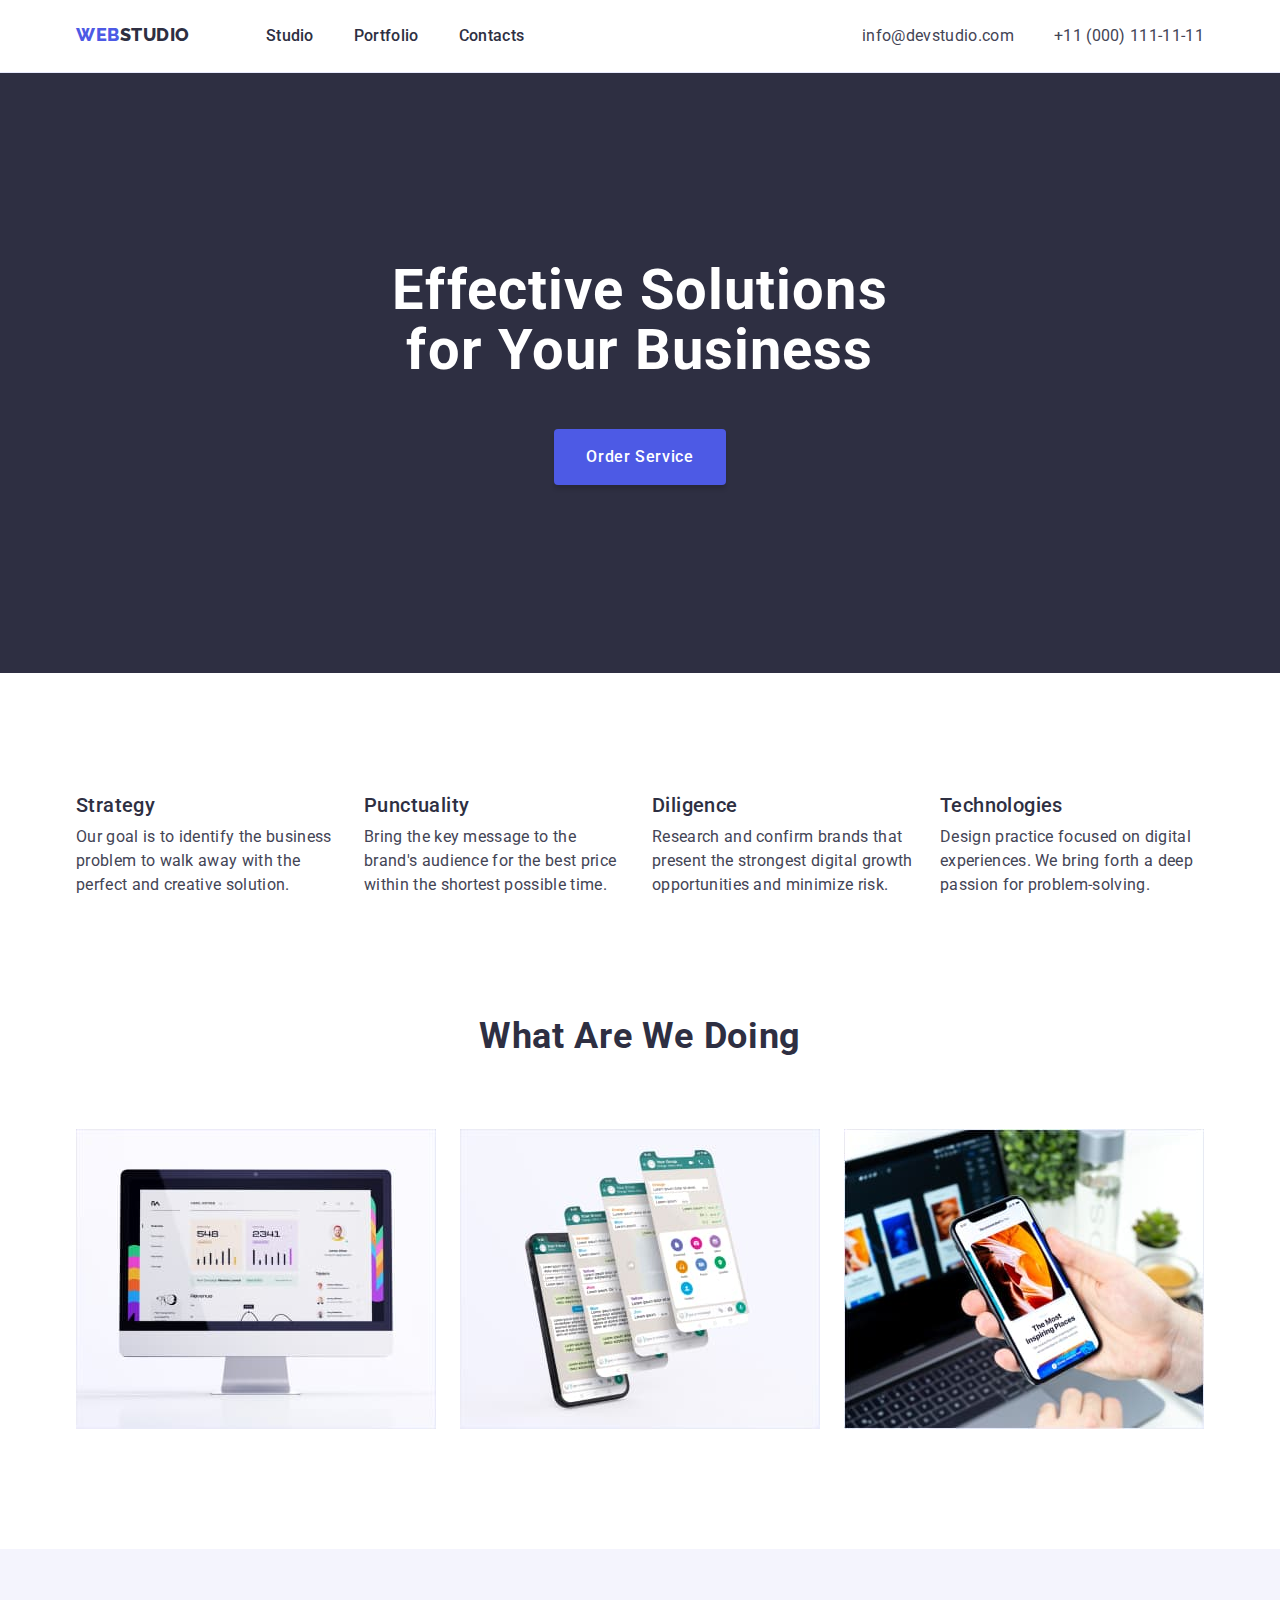
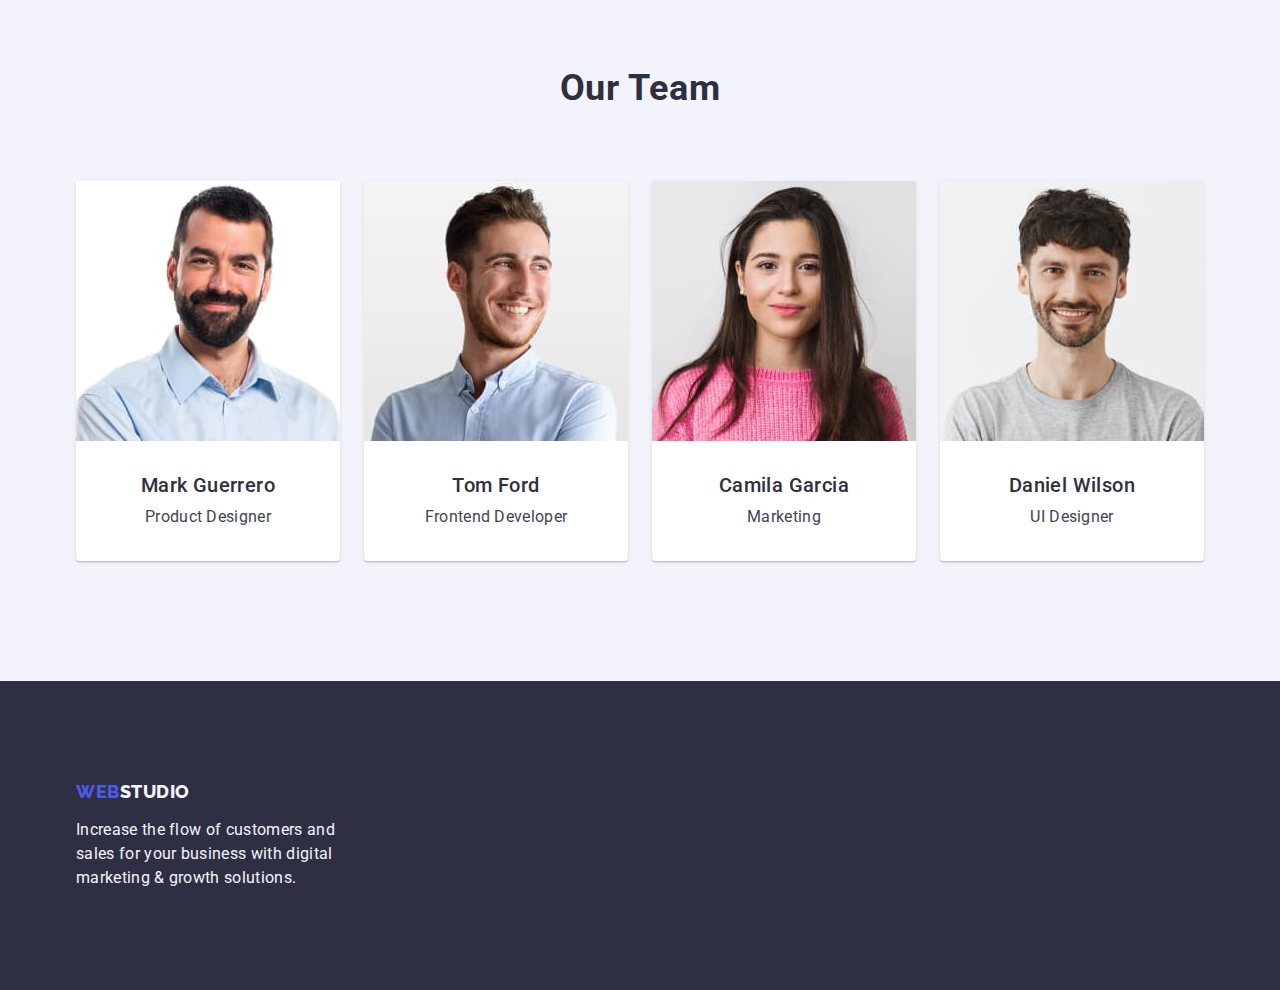
<file: index.html>
<!DOCTYPE html>
<html lang="en">
	<head>
		<meta charset="UTF-8" />
		<meta http-equiv="X-UA-Compatible" content="IE=edge" />
		<meta name="viewport" content="width=device-width, initial-scale=1.0" />
		<title>WEbStudio</title>

		<link rel="preconnect" href="https://fonts.googleapis.com" />
		<link rel="preconnect" href="https://fonts.gstatic.com" crossorigin />
		<link
			href="https://fonts.googleapis.com/css2?family=Raleway:wght@800&family=Roboto:wght@400;500;700&display=swap"
			rel="stylesheet"
		/>
		<link rel="stylesheet" href="https://cdn.jsdelivr.net/npm/modern-normalize@1.1.0/modern-normalize.min.css" />
		<link rel="stylesheet" href="./css/styles.css" />
	</head>
	<body>
		<!-- ===========================Header=========================== -->

		<header class="header-section">
			<div class="header-container">
				<nav class="nav-container">
					<a class="link logo-link" href="./index.html">Web<span class="logo-studio">Studio</span></a>
					<ul class="list nav-menu">
						<li class="nav-menu-item"><a class="link header-link" href="./index.html">Studio</a></li>
						<li class="nav-menu-item"><a class="link header-link" href="./portfolio.html">Portfolio</a></li>
						<li class="nav-menu-item"><a class="link header-link" href="">Contacts</a></li>
					</ul>
				</nav>
				<address class="contacts">
					<ul class="list contacts-items">
						<li class="contacts-item">
							<a class="link header-link" href="mailto:info@devstudio.com">info@devstudio.com </a>
						</li>
						<li class="contacts-item">
							<a class="link header-link" href="tel:+110001111111">+11 (000) 111-11-11</a>
						</li>
					</ul>
				</address>
			</div>
		</header>
		<main>
			<!-- ===========================Hero=========================== -->

			<section class="section hero-section">
				<h1 class="hero-title">Effective Solutions for Your Business</h1>
				<button type="button" class="order-btn">Order Service</button>
			</section>

			<!-- =======================Our Advantages======================= -->

			<section class="section">
				<div class="container">
					<h2 class="visually-hidden">Our advantages</h2>
					<ul class="list features-list">
						<li class="features-item">
							<h3 class="subtitle">Strategy</h3>
							<p class="descr">
								Our goal is to identify the business problem to walk away with the perfect and creative solution.
							</p>
						</li>
						<li class="features-item">
							<h3 class="subtitle">Punctuality</h3>
							<p class="descr">
								Bring the key message to the brand's audience for the best price within the shortest possible time.
							</p>
						</li>
						<li class="features-item">
							<h3 class="subtitle">Diligence</h3>
							<p class="descr">
								Research and confirm brands that present the strongest digital growth opportunities and minimize risk.
							</p>
						</li>
						<li class="features-item">
							<h3 class="subtitle">Technologies</h3>
							<p class="descr">
								Design practice focused on digital experiences. We bring forth a deep passion for problem-solving.
							</p>
						</li>
					</ul>
				</div>
			</section>

			<!-- =======================Our products======================== -->

			<section class="section products-section">
				<div class="container">
					<h2 class="title">What are we doing</h2>
					<ul class="list products-list">
						<li class="products-item">
							<img src="./images/img_1.jpg" alt="computer screen" width="360" height="300" />
						</li>
						<li class="products-item">
							<img src="./images/img_2.jpg" alt="phone screen" width="360" height="300" />
						</li>
						<li class="products-item">
							<img src="./images/img_3.jpg" alt="computer and phone screens" width="360" height="300" />
						</li>
					</ul>
				</div>
			</section>

			<!-- =========================Our Team========================== -->

			<section class="section team-section">
				<div class="container team-container">
					<h2 class="title">Our Team</h2>
					<ul class="list team-list">
						<li class="team-item">
							<img
								src="./images/employees_photos/guerrero_mark.jpg"
								alt="photo of Mark Guerrero"
								width="264"
								height="260"
							/>
							<div class="team-descr">
								<h3 class="subtitle">Mark Guerrero</h3>
								<p class="descr">Product Designer</p>
							</div>
						</li>
						<li class="team-item">
							<img src="./images/employees_photos/ford_tom.jpg" alt="photo of Tom Ford" width="264" height="260" />
							<div class="team-descr">
								<h3 class="subtitle">Tom Ford</h3>
								<p class="descr">Frontend Developer</p>
							</div>
						</li>
						<li class="team-item">
							<img
								src="./images/employees_photos/garcia_camila.jpg"
								alt="photo of Camila Garcia"
								width="264"
								height="260"
							/>
							<div class="team-descr">
								<h3 class="subtitle">Camila Garcia</h3>
								<p class="descr">Marketing</p>
							</div>
						</li>
						<li class="team-item">
							<img
								src="./images/employees_photos/wilson_daniel.jpg"
								alt="photo of Daniel Wilson"
								width="264"
								height="260"
							/>
							<div class="team-descr">
								<h3 class="subtitle">Daniel Wilson</h3>
								<p class="descr">UI Designer</p>
							</div>
						</li>
					</ul>
				</div>
			</section>
		</main>

		<!-- =========================Footer========================== -->

		<footer class="footer-section">
			<div class="container">
				<a class="link logo-link" href="./index.html">WEB<span class="logo-studio">Studio</span></a>
				<p class="descr">
					Increase the flow of customers and sales for your business with digital marketing & growth solutions.
				</p>
			</div>
		</footer>
	</body>
</html>
</file>
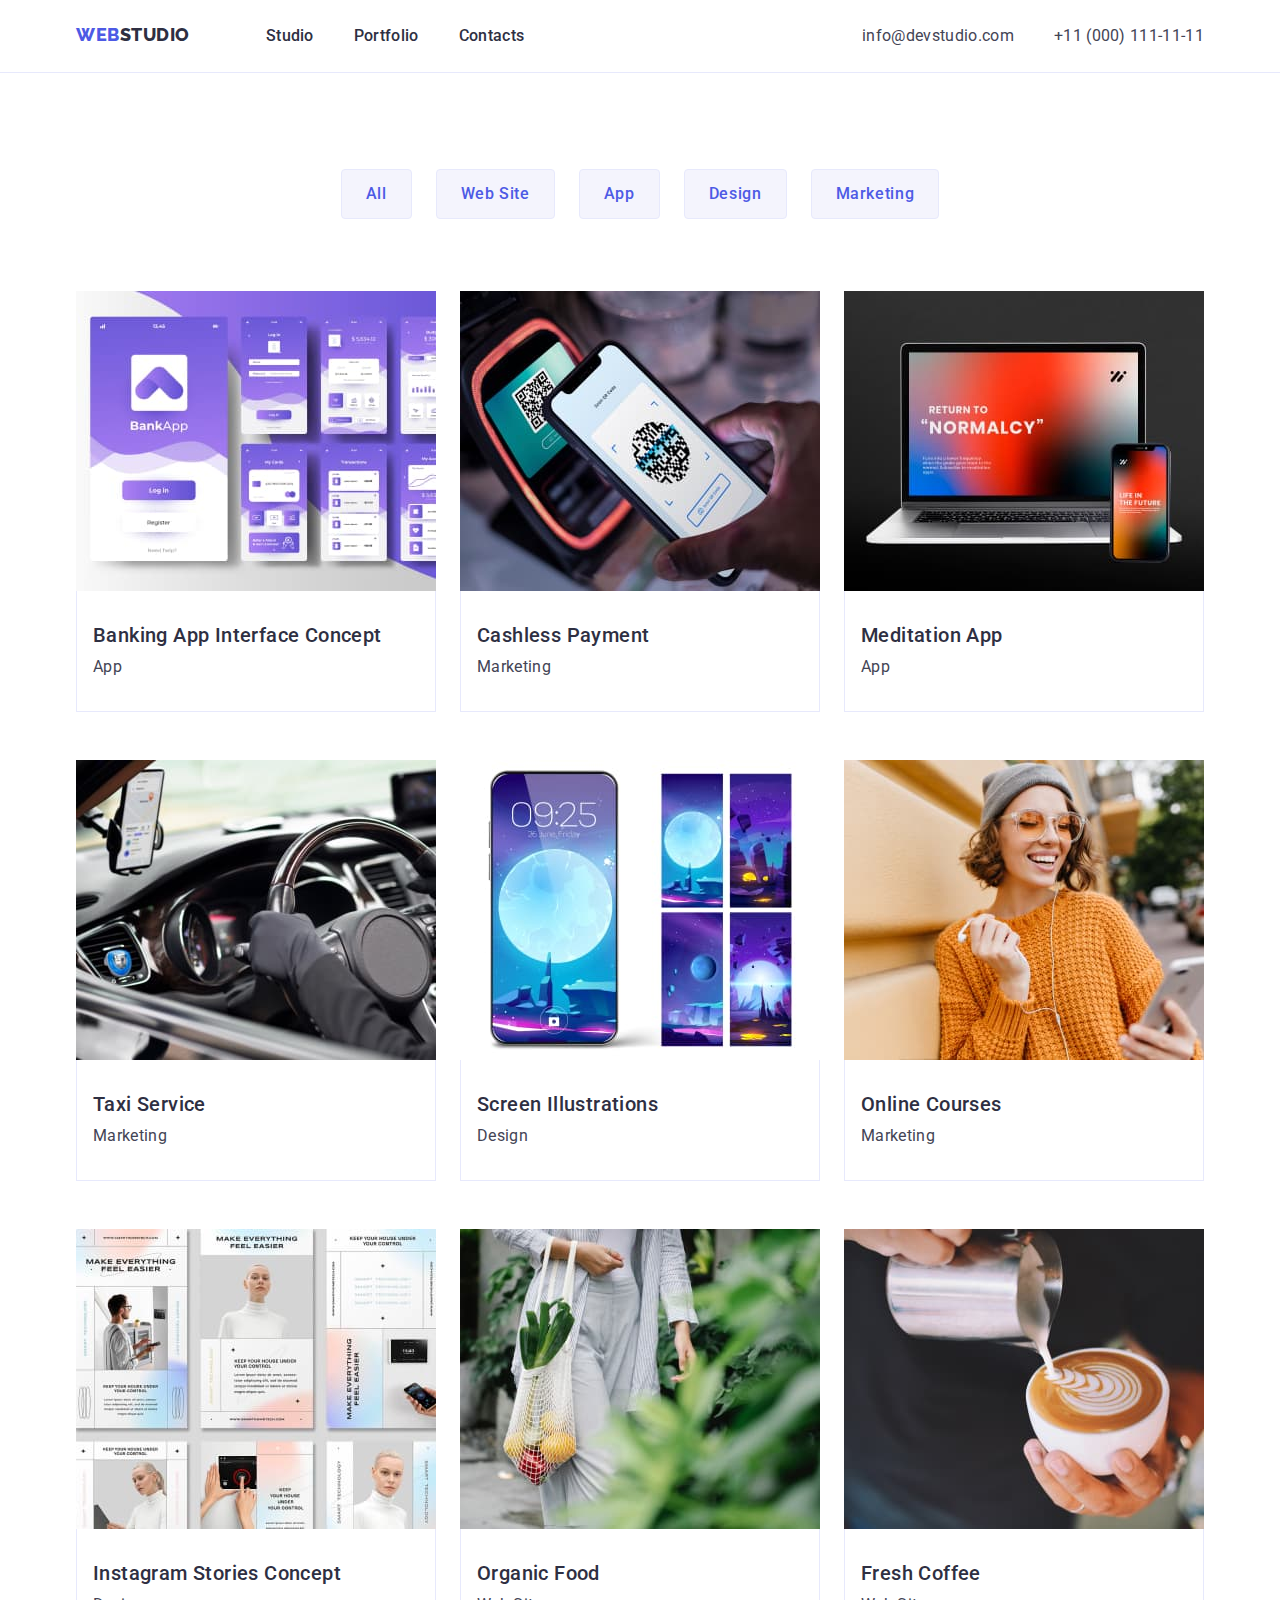
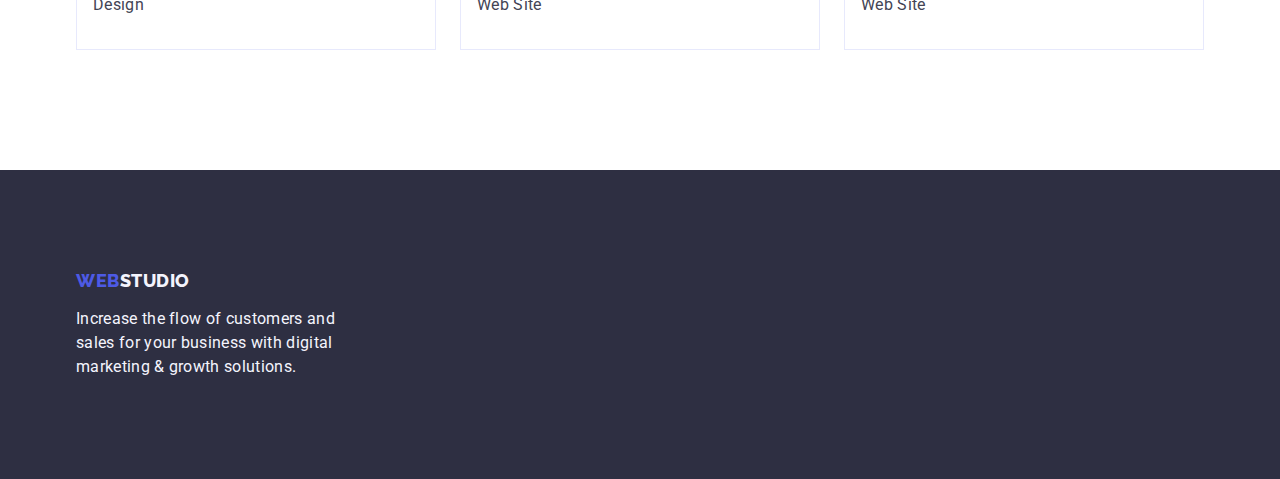
<file: portfolio.html>
<!DOCTYPE html>
<html lang="en">
	<head>
		<meta charset="UTF-8" />
		<meta http-equiv="X-UA-Compatible" content="IE=edge" />
		<meta name="viewport" content="width=device-width, initial-scale=1.0" />
		<title>WEbStudio</title>

		<link rel="preconnect" href="https://fonts.googleapis.com" />
		<link rel="preconnect" href="https://fonts.gstatic.com" crossorigin />
		<link
			href="https://fonts.googleapis.com/css2?family=Raleway:wght@800&family=Roboto:wght@400;500;700&display=swap"
			rel="stylesheet"
		/>
		<link rel="stylesheet" href="https://cdn.jsdelivr.net/npm/modern-normalize@1.1.0/modern-normalize.min.css" />
		<link rel="stylesheet" href="./css/styles.css" />
	</head>
	<body>
		<!-- ===========================Header=========================== -->

		<header class="header-section">
			<div class="header-container">
				<nav class="nav-container">
					<a class="link logo-link" href="./index.html">Web<span class="logo-studio">Studio</span></a>
					<ul class="list nav-menu">
						<li class="nav-menu-item"><a class="link header-link" href="./index.html">Studio</a></li>
						<li class="nav-menu-item"><a class="link header-link" href="./portfolio.html">Portfolio</a></li>
						<li class="nav-menu-item"><a class="link header-link" href="">Contacts</a></li>
					</ul>
				</nav>
				<address class="contacts">
					<ul class="list contacts-items">
						<li class="contacts-item">
							<a class="link header-link" href="mailto:info@devstudio.com">info@devstudio.com </a>
						</li>
						<li class="contacts-item">
							<a class="link header-link" href="tel:+110001111111">+11 (000) 111-11-11</a>
						</li>
					</ul>
				</address>
			</div>
		</header>

		<!-- =========================Main========================== -->

		<main>
			<section class="section portfolio-section">
				<div class="container portfolio-container">
					<h1 class="visually-hidden">Portfolio</h1>
					<ul class="list filter-menu">
						<li><button type="button" class="portfolio-menu-btn">All</button></li>
						<li><button type="button" class="portfolio-menu-btn">Web Site</button></li>
						<li><button type="button" class="portfolio-menu-btn">App</button></li>
						<li><button type="button" class="portfolio-menu-btn">Design</button></li>
						<li><button type="button" class="portfolio-menu-btn">Marketing</button></li>
					</ul>
					<ul class="list portfolio-list">
						<li class="portfolio-list-item">
							<a href="" class="link">
								<img src="./images/portfolio/img-1.jpg" alt="Phone screens witt bank app" width="360" height="300" />
								<div class="portfolio-card">
									<h2 class="subtitle">Banking App Interface Concept</h2>
									<p class="descr">App</p>
								</div>
							</a>
						</li>
						<li class="portfolio-list-item">
							<a href="" class="link">
								<img
									src="./images/portfolio/img-2.jpg"
									alt="Someone scanning QR-code wit phone"
									width="360"
									height="300"
								/>
								<div class="portfolio-card">
									<h2 class="subtitle">Cashless Payment</h2>
									<p class="descr">Marketing</p>
								</div>
							</a>
						</li>
						<li class="portfolio-list-item">
							<a href="" class="link">
								<img src="./images/portfolio/img-3.jpg" alt="screens of phone and laptop" width="360" height="300" />
								<div class="portfolio-card">
									<h2 class="subtitle">Meditation App</h2>
									<p class="descr">App</p>
								</div>
							</a>
						</li>
						<li class="portfolio-list-item">
							<a href="" class="link">
								<img src="./images/portfolio/img-4.jpg" alt="steering wheel" width="360" height="300" />
								<div class="portfolio-card">
									<h2 class="subtitle">Taxi Service</h2>
									<p class="descr">Marketing</p>
								</div>
							</a>
						</li>
						<li class="portfolio-list-item">
							<a href="" class="link">
								<img
									src="./images/portfolio/img-5.jpg"
									alt="Several phone screens with nice pictures"
									width="360"
									height="300"
								/>
								<div class="portfolio-card">
									<h2 class="subtitle">Screen Illustrations</h2>
									<p class="descr">Design</p>
								</div>
							</a>
						</li>
						<li class="portfolio-list-item">
							<a href="" class="link">
								<img
									src="./images/portfolio/img-6.jpg"
									alt="smiling girl looking at phone screen"
									width="360"
									height="300"
								/>
								<div class="portfolio-card">
									<h2 class="subtitle">Online Courses</h2>
									<p class="descr">Marketing</p>
								</div>
							</a>
						</li>
						<li class="portfolio-list-item">
							<a href="" class="link">
								<img
									src="./images/portfolio/img-7.jpg"
									alt="several variants of site design"
									width="360"
									height="300"
								/>
								<div class="portfolio-card">
									<h2 class="subtitle">Instagram Stories Concept</h2>
									<p class="descr">Design</p>
								</div>
							</a>
						</li>
						<li class="portfolio-list-item">
							<a href="" class="link">
								<img src="./images/portfolio/img-8.jpg" alt="woman carrying grocery bag" width="360" height="300" />
								<div class="portfolio-card">
									<h2 class="subtitle">Organic Food</h2>
									<p class="descr">Web Site</p>
								</div>
							</a>
						</li>
						<li class="portfolio-list-item">
							<a href="" class="link">
								<img src="./images/portfolio/img-9.jpg" alt="man pouring milk into coffee" width="360" height="300" />
								<div class="portfolio-card">
									<h2 class="subtitle">Fresh Coffee</h2>
									<p class="descr">Web Site</p>
								</div>
							</a>
						</li>
					</ul>
				</div>
			</section>
		</main>

		<!-- =========================Footer========================== -->

		<footer class="footer-section">
			<div class="container">
				<a class="link logo-link" href="./index.html">WEB<span class="logo-studio">Studio</span></a>
				<p class="descr">
					Increase the flow of customers and sales for your business with digital marketing & growth solutions.
				</p>
			</div>
		</footer>
	</body>
</html>
</file>
<file: css/styles.css>
:root{
    --primary-font: 'Roboto', sans-serf;
    --secondary-font: 'Raleway', sans-serf;
    --primary-brand:#4D5AE5;
    --pressed-state:#404BBF;
    --dark: #2E2F42;
    --success: #31D0AA;
    --text: #434455;
    --subtle-text: #8E8F99;
    --accent: #E7E9FC;
    --light: #f4f4fd;
    --modal-overlay: #2E2F42;
    --hero-background: #2E2F42;
    --white-background: #ffffff;
}
html {
    box-sizing: border-box;
}
body {
    font-family: var(--primary-font);
    color: var(--text);
    background: var(--white-background);
}
h1, h2, h3, p {
    margin-top: 0;
    margin-bottom: 0;
}
img {
    display: block;
    max-width: 100%;
}
.list {
    list-style: none;
    margin-top: 0;
    margin-bottom: 0;
    padding-left: 0;
}

.link {
    text-decoration: none;
}
/*=========================Components=========================*/

.section {
    padding-top: 120px;
    padding-bottom: 120px;
}
.container, .header-container {
    width: 1158px;
    margin-left: auto;
    margin-right: auto;
    padding-left: 15px;
    padding-right: 15px;

    display: flex;
}
.logo-link {
    font-family: var(--secondary-font);
    font-weight: 800;
    font-size: 18px;
    line-height: 1.17;
    letter-spacing: 0.03em;
    text-transform: uppercase;
    color: var(--primary-brand);
}
.logo-studio {
    color: var(--dark);
}
.footer-section .logo-studio {
    color: var(--light);
}

.title {
    margin-bottom: 72px;
    font-size: 36px;
    line-height: 1.11;
    text-align: center;
    letter-spacing: 0.02em;
    text-transform: capitalize;
    color: var(--dark);
}
.subtitle {
    font-weight: 500;
    font-size: 20px;
    line-height: 1.2;
    letter-spacing: 0.02em;
    color: var(--dark);
}
.descr {
    line-height: 1.5;
    letter-spacing: 0.02em;
    color: var(--text);
}
.visually-hidden {
    position: absolute;
    top: -150%;
    z-index: -100;
    width: 0;
    height: 0;
    opacity: 0;
    visibility: hidden;
    user-select: none;
    pointer-events: none;
    cursor: none;
    margin: 0;
    padding: 0;
    overflow: hidden;
    border: none;
    outline: none;
    white-space: nowrap;
}

/*=========================/Components========================*/

/*===========================Header===========================*/
.header-section {
    border-bottom: 1px solid #E7E9FC;
}
.nav-container {
    display: flex;
    margin-right: auto;
}
.nav-menu{
    display: flex;
    margin-left: 76px;
    gap: 40px;
}
.header-section a {
    display: block;
    padding-top: 24px;
    padding-bottom: 24px;
}
.header-link {
    line-height: 1.5;
    letter-spacing: 0.02em;
}
.nav-menu .header-link {
    font-weight: 500;
    color: var(--dark);
}
.contacts .header-link {
    color: var(--adr-color);
}
.header-link:hover,
.header-link:focus {
    color: var(--pressed-state);
}
.contacts {
    font-style: normal;
}
.contacts-items {
    display: flex;
    gap: 40px;
}

/*===========================/Header===========================*/

/*============================Hero=============================*/

.hero-section {
    background-color: var(--dark);
    padding-top: 188px;
    padding-bottom: 188px;
    
}
.hero-title {
    width: 496px;
    margin-left: auto;
    margin-right: auto;

    text-align: center;
    font-size: 56px;
    line-height: 1.07;
    letter-spacing: 0.02em;

    color: var(--white-background);
}
.order-btn {
    display: block;
    margin-top: 48px;
    padding: 16px 32px;
    margin-left: auto;
    margin-right: auto;

    font-weight: 500;
    line-height: 1.5;
    align-items: center;
    letter-spacing: 0.04em;

    background: var(--primary-brand);
    color: var(--white-background);

    box-shadow: 0px 4px 4px rgba(0, 0, 0, 0.15);
    border: none;
    border-radius: 4px;
    cursor: pointer;
}
.order-btn:hover,
.order-btn:focus {
    background: var(--pressed-state);
}
/*===========================/Hero===========================*/

/* =======================Our Advantages======================= */

.features-list,
.products-list,
.team-list {
    display: flex;
    flex-wrap: wrap;
    gap: 24px;
}
.features-item {
    flex-basis: calc((100% - 72px)/4);
}
.features-list .subtitle {
    margin-bottom: 8px;
}

/* ======================/Our Advantages======================= */

/* =======================Our products======================== */

.products-section {
    padding-top: 0;
}
.products-section .container {
    flex-direction: column;
}
.products-item {
    flex-basis: calc((100% - 48px)/3);
}
/* ======================/Our products======================== */

/*=========================Our Team==========================*/

.team-section {
    background: var(--light);
}
.team-container {
    flex-direction: column;
}
.team-item {
    flex-basis: calc((100% - 72px)/4);
    background: var(--white-background);
    box-shadow: 0px 1px 6px rgba(46, 47, 66, 0.08), 0px 1px 1px rgba(46, 47, 66, 0.16), 0px 2px 1px rgba(46, 47, 66, 0.08);
    border-radius: 0px 0px 4px 4px;
}
.team-descr {
    padding-top: 32px;
    padding-bottom: 32px;
    text-align: center;
}
.team-descr .subtitle {
    margin-bottom: 8px;
}
/*===========================/Our Team===========================*/

/*===========================Footer===========================*/

.footer-section {
    background-color: var(--dark);
    padding-top: 100px;
    padding-bottom: 100px;
}
.footer-section .container {
    flex-direction: column;
}
.footer-section .descr {
    display: block;
    width: 264px;
    margin-top: 16px;
    color: var(--light);
}
/*===========================/Footer===========================*/

/*===========================Portfolio===========================*/

.portfolio-section {
    padding-top: 96px;
}
.portfolio-container {
    display: flex;
    flex-direction: column;
}
.filter-menu {
    margin-bottom: 72px;
    display: flex;
    justify-content: center;
    gap:24px;
}
.portfolio-list {
    display: flex;
        flex-wrap: wrap;
        gap: 48px 24px;
}
.portfolio-menu-btn {
    font-weight: 500;
    font-size: 16px;
    line-height: 1.5;
    letter-spacing: 0.04em;

    color: var(--primary-brand);
    background: var(--light);
    border: 1px solid var(--accent);
    border-radius: 4px;
    padding: 12px 24px;
    cursor: pointer;
}
.portfolio-menu-btn:hover,
.portfolio-menu-btn:focus {
    color: var(--white-background);
    background: var(--pressed-state);
    border-color: var(--primary-brand);
    box-shadow: 0px 3px 1px rgba(0, 0, 0, 0.1), 0px 2px 1px rgba(0, 0, 0, 0.08), 0px 2px 2px rgba(0, 0, 0, 0.12);
}
.portfolio-list-item {
    flex-basis: calc((100% - 48px)/3);
}
.portfolio-card {
    border: 1px solid var(--accent);
    border-top: none;
    padding-top: 32px;
    padding-bottom: 32px;
    padding-left: 16px;

}
.portfolio-card .subtitle {
    margin-bottom: 8px;
}

/*===========================Portfolio===========================*/
</file>
